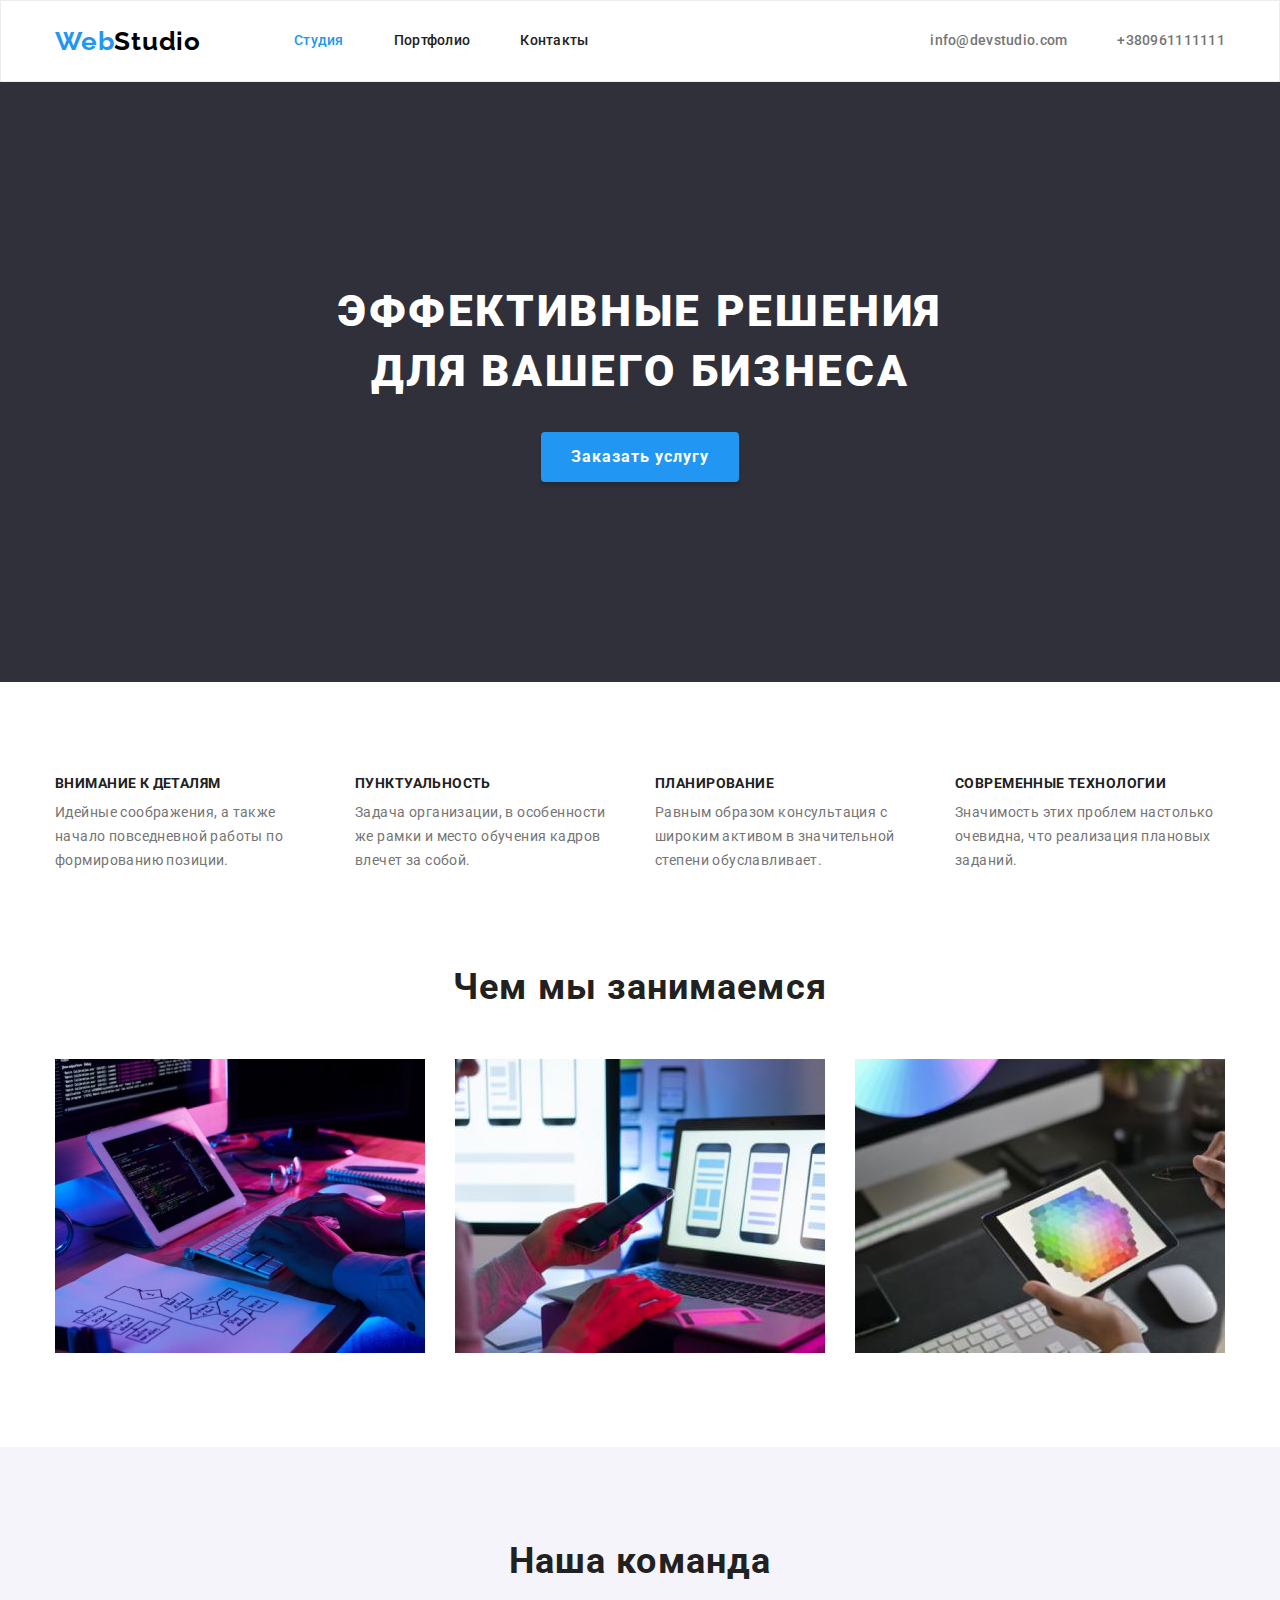
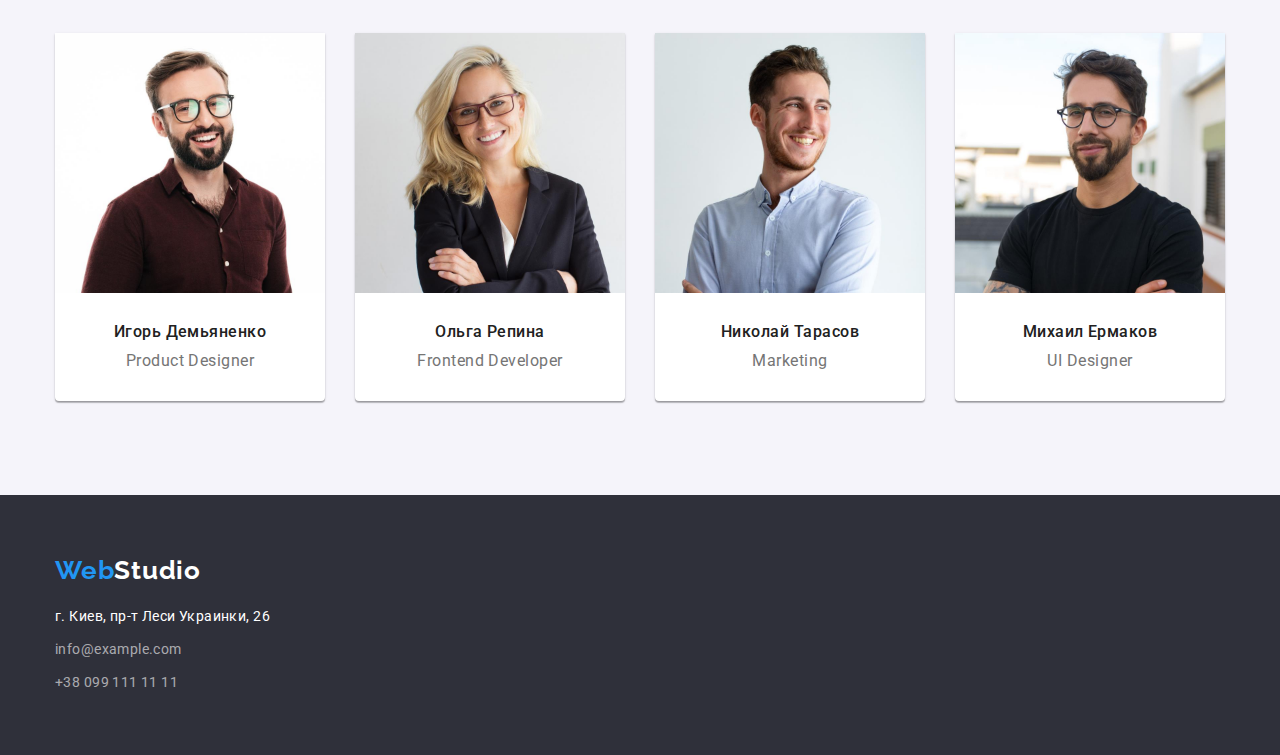
<file: index.html>
<!DOCTYPE html>
<html lang="ru">
  <head>
    <meta charset="UTF-8" />
    <meta http-equiv="X-UA-Compatible" content="IE=edge" />
    <meta name="viewport" content="width=device-width, initial-scale=1.0" />
    <title lang="en">WebStudio</title>
    <link rel="preconnect" href="https://fonts.googleapis.com" />
    <link rel="preconnect" href="https://fonts.gstatic.com" crossorigin />
    <link
      href="https://fonts.googleapis.com/css2?family=Raleway:wght@700&family=Roboto:wght@400;500;700;900&display=swap"
      rel="stylesheet"
    />
    <link
      rel="stylesheet"
      href="https://github.com/sindresorhus/modern-normalize/blob/main/modern-normalize.css"
    />
    <link rel="stylesheet" href="./css/styles.css" />
  </head>
  <body>
    <header class="header">
      <div class="container header-container">
        <a class="logo link" href="./" lang="en">
          <span class="logo-web">Web</span><span class="logo-primary">Studio</span>
        </a>
        <nav class="navigation">
          <ul class="nav-list list">
            <li class="nav-item">
              <a class="nav-link link current" href="./">Студия</a>
            </li>
            <li class="nav-item">
              <a class="nav-link link" href="./portfolio.html">Портфолио</a>
            </li>
            <li class="nav-item">
              <a class="nav-link link" href="">Контакты</a>
            </li>
          </ul>
        </nav>
        <ul class="contacts list">
          <li class="contact-item">
            <a class="contact link" href="mailto:info@devstudio.com">info@devstudio.com</a>
          </li>
          <li><a class="contact link" href="tel:+380961111111">+380961111111</a></li>
        </ul>
      </div>
    </header>

    <main>
      <section class="hero">
        <div class="container">
          <h1 class="primary-title">Эффективные решения для вашего бизнеса</h1>
          <button class="primary-btn" type="button">Заказать услугу</button>
        </div>
      </section>

      <section class="section features">
        <div class="container">
          <h2 class="visually-hidden">Особенности</h2>
          <ul class="features-list list">
            <li class="feature-item">
              <h3 class="features-title">Внимание к деталям</h3>
              <p class="features-text">
                Идейные соображения, а также начало повседневной работы по формированию позиции.
              </p>
            </li>
            <li class="feature-item">
              <h3 class="features-title">Пунктуальность</h3>
              <p class="features-text">
                Задача организации, в особенности же рамки и место обучения кадров влечет за собой.
              </p>
            </li>
            <li class="feature-item">
              <h3 class="features-title">Планирование</h3>
              <p class="features-text">
                Равным образом консультация с широким активом в значительной степени обуславливает.
              </p>
            </li>
            <li class="feature-item">
              <h3 class="features-title">Современные технологии</h3>
              <p class="features-text">
                Значимость этих проблем настолько очевидна, что реализация плановых заданий.
              </p>
            </li>
          </ul>
        </div>
      </section>

      <section class="section works">
        <div class="container">
          <h2 class="section-title">Чем мы занимаемся</h2>
          <ul class="works-list list">
            <li class="work-item">
              <img src="./images/box_1.jpg" alt="разметка" width="370" height="294" />
            </li>
            <li class="work-item">
              <img src="./images/box_2.jpg" alt="оформление" width="370" height="294" />
            </li>
            <li class="work-item">
              <img src="./images/box_3.jpg" alt="дизайн" width="370" height="294" />
            </li>
          </ul>
        </div>
      </section>

      <section class="section team">
        <div class="container">
          <h2 class="section-title">Наша команда</h2>
          <ul class="team-list list">
            <li class="team-item">
              <img src="./images/igor.jpg" alt="Игорь Демьяненко" width="270" height="260" />
              <div class="teammate-content">
                <h3 class="teammate-name">Игорь Демьяненко</h3>
                <p class="teammate-position" lang="en">Product Designer</p>
              </div>
            </li>

            <li class="team-item">
              <img src="./images/olga.jpg" alt="Ольга Репина" width="270" height="260" />
              <div class="teammate-content">
                <h3 class="teammate-name">Ольга Репина</h3>
                <p class="teammate-position" lang="en">Frontend Developer</p>
              </div>
            </li>

            <li class="team-item">
              <img src="./images/nykolay.jpg" alt="Николай Тарасов" width="270" height="260" />
              <div class="teammate-content">
                <h3 class="teammate-name">Николай Тарасов</h3>
                <p class="teammate-position" lang="en">Marketing</p>
              </div>
            </li>

            <li class="team-item">
              <img src="./images/myhayl.jpg" alt="Михаил Ермаков" width="270" height="260" />
              <div class="teammate-content">
                <h3 class="teammate-name">Михаил Ермаков</h3>
                <p class="teammate-position" lang="en">UI Designer</p>
              </div>
            </li>
          </ul>
        </div>
      </section>
    </main>
    <footer class="footer">
      <div class="container">
        <a class="logo link" href="./" lang="en">
          <span class="logo-web">Web</span><span class="logo-secondary">Studio</span>
        </a>
        <address class="address">
          <ul class="footer-contact-list list">
            <li class="footer-contact-item">
              <a
                class="map link"
                href="https://www.google.com.ua/maps/place/%D0%B1%D1%83%D0%BB.+%D0%9B%D0%B5%D1%81%D0%B8+%D0%A3%D0%BA%D1%80%D0%B0%D0%B8%D0%BD%D0%BA%D0%B8,+26,+%D0%9A%D0%B8%D0%B5%D0%B2,+02000/@50.4265841,30.5361971,17z/data=!4m13!1m7!3m6!1s0x40d4cf0e033ecbe9:0x57a4dffefec77da0!2z0LHRg9C7LiDQm9C10YHQuCDQo9C60YDQsNC40L3QutC4LCAyNiwg0JrQuNC10LIsIDAyMDAw!3b1!8m2!3d50.4265807!4d30.5383858!3m4!1s0x40d4cf0e033ecbe9:0x57a4dffefec77da0!8m2!3d50.4265807!4d30.5383858?hl=ru"
                >г. Киев, пр-т Леси Украинки, 26</a
              >
            </li>
            <li class="footer-contact-item">
              <a class="footer-contact link" href="mailto:info@example.com">info@example.com</a>
            </li>
            <li class="footer-contact-item">
              <a class="footer-contact link" href="tel:+380991111111">+38 099 111 11 11</a>
            </li>
          </ul>
        </address>
      </div>
    </footer>
  </body>
</html>
</file>
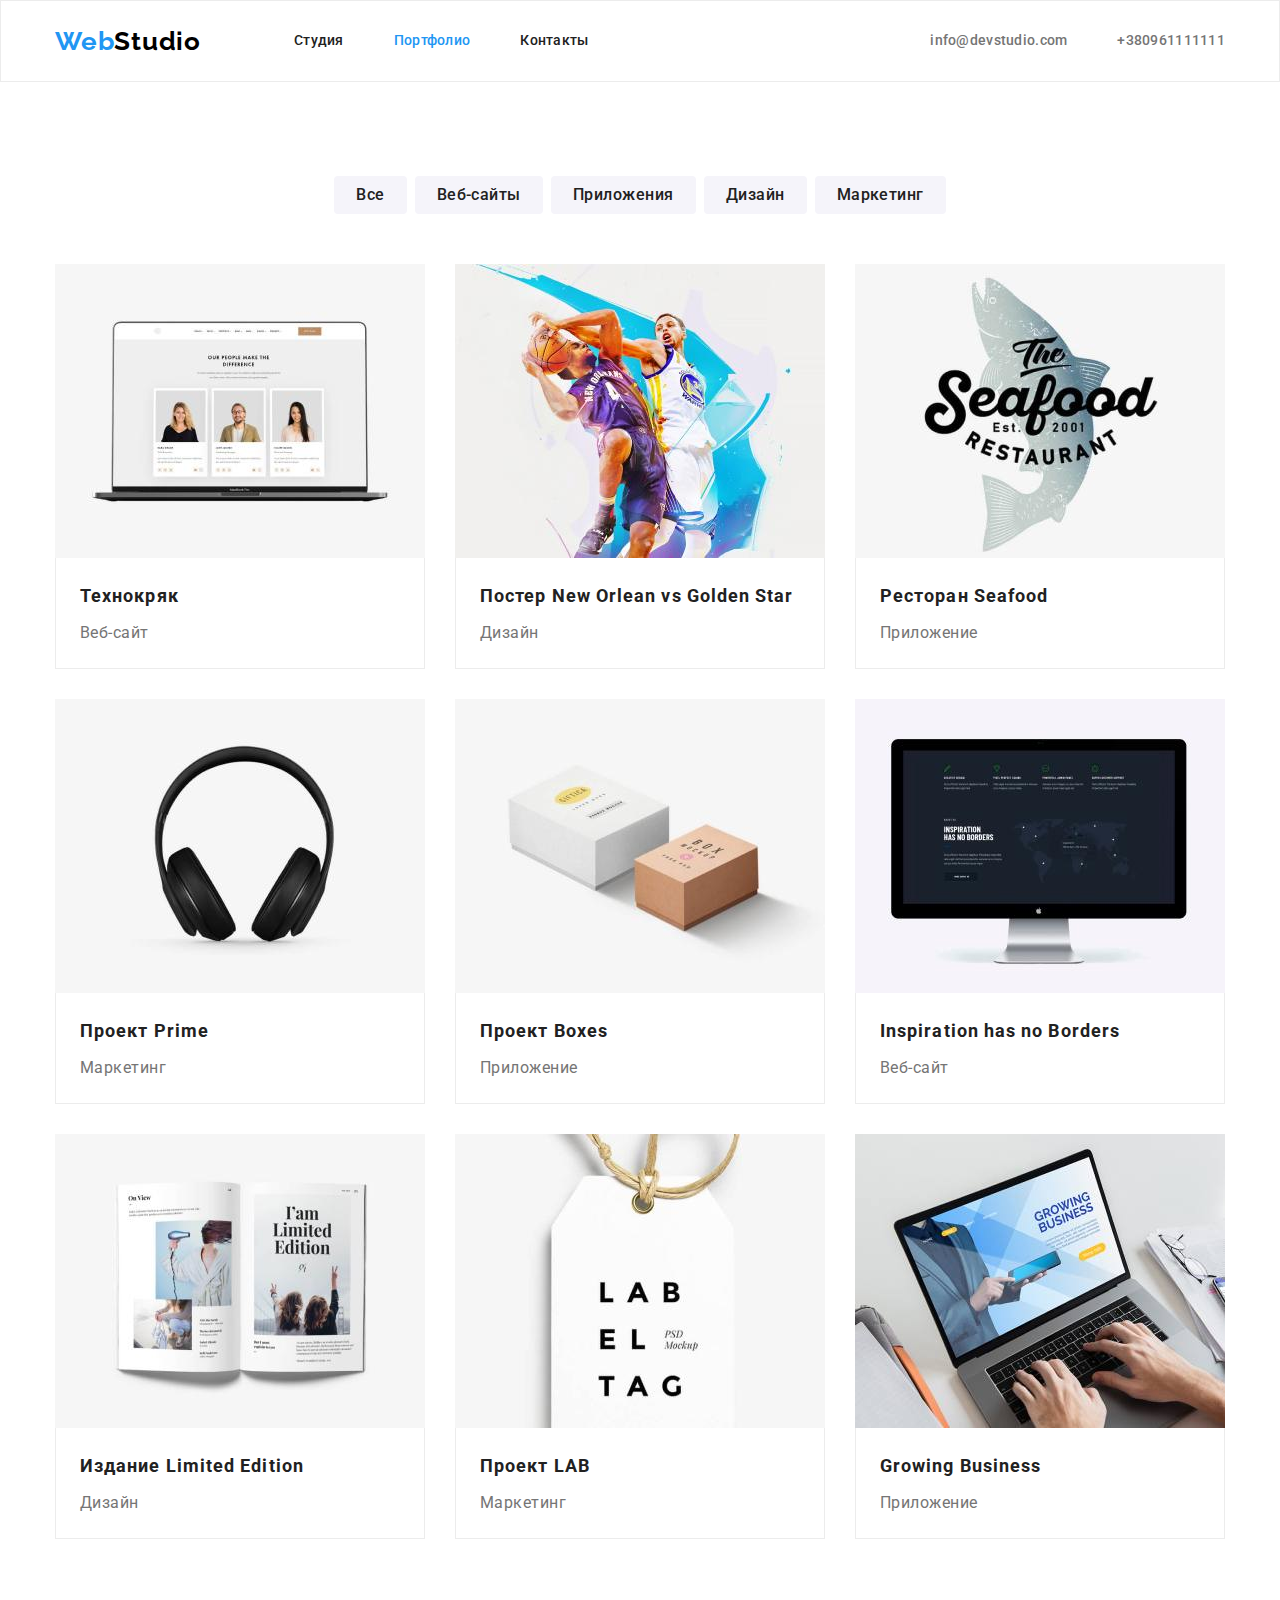
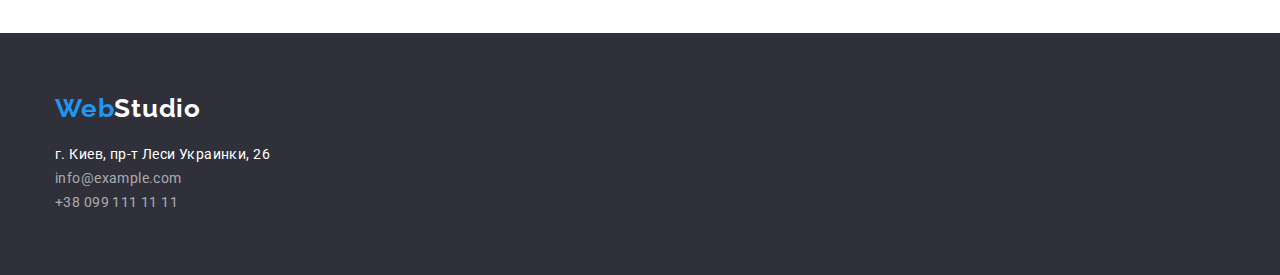
<file: portfolio.html>
<!DOCTYPE html>
<html lang="ru">
  <head>
    <meta charset="UTF-8" />
    <meta http-equiv="X-UA-Compatible" content="IE=edge" />
    <meta name="viewport" content="width=device-width, initial-scale=1.0" />
    <title>Портфолио</title>
    <link rel="preconnect" href="https://fonts.googleapis.com" />
    <link rel="preconnect" href="https://fonts.gstatic.com" crossorigin />
    <link
      href="https://fonts.googleapis.com/css2?family=Raleway:wght@700&family=Roboto:wght@400;500;700;900&display=swap"
      rel="stylesheet"
    />
    <link
      rel="stylesheet"
      href="https://github.com/sindresorhus/modern-normalize/blob/main/modern-normalize.css"
    />
    <link rel="stylesheet" href="./css/styles.css" />
  </head>
  <body>
    <header class="header">
      <div class="container header-container">
        <a class="logo link" href="./" lang="en">
          <span class="logo-web">Web</span><span class="logo-primary">Studio</span>
        </a>
        <nav class="navigation">
          <ul class="nav-list list">
            <li class="nav-item">
              <a class="nav-link link" href="./">Студия</a>
            </li>
            <li class="nav-item">
              <a class="nav-link link current" href="./portfolio.html">Портфолио</a>
            </li>
            <li class="nav-item">
              <a class="nav-link link" href="">Контакты</a>
            </li>
          </ul>
        </nav>
        <ul class="contacts list">
          <li class="contact-item">
            <a class="contact link" href="mailto:info@devstudio.com">info@devstudio.com</a>
          </li>
          <li><a class="contact link" href="tel:+380961111111">+380961111111</a></li>
        </ul>
      </div>
    </header>

    <main>
      <section class="section portfolio">
        <div class="container">
          <h1 class="visually-hidden">Наши работы</h1>
          <ul class="filter-list list">
            <li class="filter-item-btn">
              <button class="secondary-btn" type="button">Все</button>
            </li>
            <li class="filter-item-btn">
              <button class="secondary-btn" type="button">Веб-сайты</button>
            </li>
            <li class="filter-item-btn">
              <button class="secondary-btn" type="button">Приложения</button>
            </li>
            <li class="filter-item-btn">
              <button class="secondary-btn" type="button">Дизайн</button>
            </li>
            <li class="filter-item-btn">
              <button class="secondary-btn" type="button">Маркетинг</button>
            </li>
          </ul>
          <ul class="portfolio-list list">
            <li class="portfolio-item">
              <a class="portfolio-link link" href="">
                <img src="./images/tehnokrak.jpg" alt="Технокряк" width="370" height="294" />
                <div class="portfolio-tex">
                  <h2 class="portfolio-item-title">Технокряк</h2>
                  <p class="portfolio-item-text">Веб-сайт</p>
                </div>
              </a>
            </li>
            <li class="portfolio-item">
              <a class="portfolio-link link" href="">
                <img src="./images/poster.jpg" alt="Постер" width="370" height="294" />
                <div class="portfolio-tex">
                  <h2 class="portfolio-item-title">
                    Постер <span lang="en">New Orlean vs Golden Star</span>
                  </h2>
                  <p class="portfolio-item-text">Дизайн</p>
                </div>
              </a>
            </li>
            <li class="portfolio-item">
              <a class="portfolio-link link" href="">
                <img src="./images/seafood.jpg" alt="Ресторан" width="370" height="294" />
                <div class="portfolio-tex">
                  <h2 class="portfolio-item-title">Ресторан <span lang="en">Seafood</span></h2>
                  <p class="portfolio-item-text">Приложение</p>
                </div>
              </a>
            </li>
            <li class="portfolio-item">
              <a class="portfolio-link link" href="">
                <img src="./images/prime.jpg" alt="Наушники" width="370" height="294" />
                <div class="portfolio-tex">
                  <h2 class="portfolio-item-title">Проект <span lang="en">Prime</span></h2>
                  <p class="portfolio-item-text">Маркетинг</p>
                </div>
              </a>
            </li>
            <li class="portfolio-item">
              <a class="portfolio-link link" href="">
                <img src="./images/boxes.jpg" alt="Коробки" width="370" height="294" />
                <div class="portfolio-tex">
                  <h2 class="portfolio-item-title">Проект <span lang="en">Boxes</span></h2>
                  <p class="portfolio-item-text" lang="en">Приложение</p>
                </div>
              </a>
            </li>
            <li class="portfolio-item">
              <a class="portfolio-link link" href="">
                <img src="./images/Inspiration.jpg" alt="Монитор" width="370" height="294" />
                <div class="portfolio-tex">
                  <h2 class="portfolio-item-title" lang="en">Inspiration has no Borders</h2>
                  <p class="portfolio-item-text">Веб-сайт</p>
                </div>
              </a>
            </li>
            <li class="portfolio-item">
              <a class="portfolio-link link" href="">
                <img src="./images/limited.jpg" alt="Журнал" width="370" height="294" />
                <div class="portfolio-tex">
                  <h2 class="portfolio-item-title">
                    Издание <span lang="en">Limited Edition</span>
                  </h2>
                  <p class="portfolio-item-text">Дизайн</p>
                </div>
              </a>
            </li>
            <li class="portfolio-item">
              <a class="portfolio-link link" href="">
                <img src="./images/lab.jpg" alt="Бирка" width="370" height="294" />
                <div class="portfolio-tex">
                  <h2 class="portfolio-item-title">Проект <span lang="en">LAB</span></h2>
                  <p class="portfolio-item-text">Маркетинг</p>
                </div>
              </a>
            </li>
            <li class="portfolio-item">
              <a class="portfolio-link link" href="">
                <img src="./images/business.jpg" alt="Ноутбук" width="370" height="294" />
                <div class="portfolio-tex">
                  <h2 class="portfolio-item-title" lang="en">Growing Business</h2>
                  <p class="portfolio-item-text">Приложение</p>
                </div>
              </a>
            </li>
          </ul>
        </div>
      </section>
    </main>

    <footer class="footer">
      <div class="container">
        <a class="logo link" href="./" lang="en">
          <span class="logo-web">Web</span><span class="logo-secondary">Studio</span>
        </a>
        <address class="address">
          <ul class="footer-contact-list list">
            <li>
              <a
                class="map link"
                href="https://www.google.com.ua/maps/place/%D0%B1%D1%83%D0%BB.+%D0%9B%D0%B5%D1%81%D0%B8+%D0%A3%D0%BA%D1%80%D0%B0%D0%B8%D0%BD%D0%BA%D0%B8,+26,+%D0%9A%D0%B8%D0%B5%D0%B2,+02000/@50.4265841,30.5361971,17z/data=!4m13!1m7!3m6!1s0x40d4cf0e033ecbe9:0x57a4dffefec77da0!2z0LHRg9C7LiDQm9C10YHQuCDQo9C60YDQsNC40L3QutC4LCAyNiwg0JrQuNC10LIsIDAyMDAw!3b1!8m2!3d50.4265807!4d30.5383858!3m4!1s0x40d4cf0e033ecbe9:0x57a4dffefec77da0!8m2!3d50.4265807!4d30.5383858?hl=ru"
                >г. Киев, пр-т Леси Украинки, 26</a
              >
            </li>
            <li>
              <a class="footer-contact link" href="mailto:info@example.com">info@example.com</a>
            </li>
            <li><a class="footer-contact link" href="tel:+380991111111">+38 099 111 11 11</a></li>
          </ul>
        </address>
      </div>
    </footer>
  </body>
</html>
</file>
<file: css/styles.css>
:root {
  --main-title-color: #212121;
  --second-title-color: #2196f3;
  --first-text-color: #757575;
  --second-text-color: #ffffff;
  --background-main: #ffffff;
  --background-hero: #2f303a;
  --background-section-three: #f5f4fa;
  --text-logo-primary: #000000;
  --main-border: #ececec;
}
p,
h1,
h2,
h3,
h4,
h5,
h6 {
  margin: 0px;
}
ul {
  margin: 0px;
  padding: 0px;
}
button {
  cursor: pointer;
}
img {
  display: block;
  max-width: 100%;
  height: auto;
}

.container {
  width: 1170px;
  padding: 0 15px;
  margin: 0 auto;
}

body {
  margin: 0 auto;

  font-family: Roboto, sans-serif;
  color: var(--first-text-color);
  background-color: var(--background-main);
}

.list {
  list-style: none;
}
.link {
  text-decoration: none;
}
.visually-hidden {
  position: absolute;
  white-space: nowrap;
  width: 1px;
  height: 1px;
  overflow: hidden;
  border: 0;
  padding: 0;
  clip: rect(0 0 0 0);
  clip-path: inset(50%);
  margin: -1px;
}

.section {
  padding: 94px 0;
}

/* -------------------HEADER---------------------- */

.header {
  border: 1px solid var(--main-border);
}
.header-container {
  display: flex;
  align-items: center;
}

.logo {
  font-family: Raleway;
  font-weight: 700;
  font-size: 26px;
  line-height: 1.19;
  letter-spacing: 0.03em;
}

.logo:hover,
.logo:focus {
  color: var(--second-title-color);
}
.logo-web {
  color: var(--second-title-color);
}
.logo-primary {
  color: var(--text-logo-primary);
}

.navigation {
  margin-left: 93px;
}
.nav-list {
  display: flex;
  align-items: center;
}

.nav-item:not(:last-child) {
  margin-right: 50px;
}

.nav-link {
  display: block;
  padding: 32px 0;

  font-weight: 500;
  font-size: 14px;
  line-height: 1.14;
  letter-spacing: 0.02em;
  color: var(--main-title-color);
}

.nav-link:hover,
.nav-link:focus {
  color: var(--second-title-color);
}
.nav-link.current {
  color: var(--second-title-color);
}

.contacts {
  display: flex;
  align-items: center;
  margin-left: auto;
}
.contact-item:not(:last-child) {
  margin-right: 50px;
}
.contact {
  display: block;

  font-weight: 500;
  font-size: 14px;
  line-height: 1.14;
  letter-spacing: 0.02em;
  color: var(--first-text-color);
}

.contact:hover,
.contact:focus {
  color: var(--second-title-color);
}
/* -----------------------HERO------------------- */
.hero {
  padding: 200px 0;
  background-color: var(--background-hero);
  text-align: center;
}
.primary-title {
  margin: 0 auto 30px;
  max-width: 696px;

  font-weight: 900;
  font-size: 44px;
  line-height: 1.36;
  letter-spacing: 0.06em;
  text-transform: uppercase;
  color: var(--second-text-color);
}
.primary-btn {
  min-width: 136px;
  padding: 10px 30px;
  border: 0;
  border-radius: 4px;
  box-shadow: 0px 4px 4px rgba(0, 0, 0, 0.15);

  font-family: inherit;
  font-weight: 700;
  font-size: 16px;
  line-height: 1.87;
  letter-spacing: 0.06em;
  color: var(--second-text-color);
  background-color: var(--second-title-color);
}

/* ------------------FEATURES--------------------- */
.features {
  padding-bottom: 47px;
}
.features-list {
  display: flex;
  align-items: center;
}

.feature-item {
  flex-basis: calc(100% / 4);
}

.feature-item:not(:last-child) {
  margin-right: 30px;
}
.features-title {
  margin-bottom: 10px;

  font-weight: 700;
  font-size: 14px;
  line-height: 1.14;
  letter-spacing: 0.03em;
  text-transform: uppercase;
  color: var(--main-title-color);
}
.features-text {
  max-width: 270px;

  font-size: 14px;
  line-height: 1.71;
  letter-spacing: 0.03em;
}

/* --------------------WORKS----AND----TEAM---------- */
.works {
  padding-top: 47px;
}

.team {
  background-color: var(--background-section-three);
}

.section-title {
  margin-bottom: 50px;

  font-weight: 700;
  font-size: 36px;
  line-height: 1.16;
  text-align: center;
  letter-spacing: 0.03em;
  color: var(--main-title-color);
}

.works-list,
.team-list {
  display: flex;
  align-items: center;
}
.work-item {
  flex-basis: calc(100% / 3);
}
.work-item:not(:last-child) {
  margin-right: 30px;
}
.team-item {
  flex-basis: calc(100% / 4);

  background: var(--background-main);

  box-shadow: 0px 1px 3px rgba(0, 0, 0, 0.12), 0px 1px 1px rgba(0, 0, 0, 0.14),
    0px 2px 1px rgba(0, 0, 0, 0.2);
  border-radius: 0px 0px 4px 4px;
}

.team-item:not(:last-child) {
  margin-right: 30px;
}

.teammate-content {
  padding: 30px 0;
}

.teammate-name {
  margin-bottom: 10px;

  font-weight: 500;
  font-size: 16px;
  line-height: 1.18;
  text-align: center;
  letter-spacing: 0.03em;

  color: var(--main-title-color);
}

.teammate-position {
  font-size: 16px;
  line-height: 1.18;
  text-align: center;
  letter-spacing: 0.03em;
}

/* ----------------------FOOTER---------------- */

.footer {
  background-color: var(--background-hero);
  padding: 60px 0;
}

.logo-secondary {
  color: var(--second-text-color);
}
.address {
  font-style: normal;
  margin-top: 20px;
}
.map {
  font-size: 14px;
  line-height: 1.71;
  letter-spacing: 0.03em;
  color: var(--second-text-color);
}

.footer-contact-item:not(:first-child) {
  margin-top: 9px;
}
.footer-contact {
  display: inline-block;

  font-family: Roboto;
  font-weight: normal;
  font-size: 14px;
  line-height: 1.71;
  letter-spacing: 0.03em;
  color: rgba(255, 255, 255, 0.6);
}
.footer-contact:hover,
.footer-contact:focus {
  color: var(--second-title-color);
}

/* ---------------------PORTFOLIO----------------------- */

.filter-list {
  display: flex;
  margin-bottom: 50px;
  justify-content: center;
}

.secondary-btn {
  padding: 6px 22px;
  border-radius: 4px;
  border: 0;

  font-family: inherit;
  font-weight: 500;
  font-size: 16px;
  line-height: 1.62;
  letter-spacing: 0.03em;

  cursor: pointer;

  color: var(--main-title-color);
  background-color: var(--background-section-three);
}
.secondary-btn:hover,
.secondary-btn:focus,
.secondary-btn:active {
  color: var(--second-text-color);
  background-color: var(--second-title-color);
  box-shadow: 0px 3px 1px rgba(0, 0, 0, 0.1), 0px 1px 2px rgba(0, 0, 0, 0.08),
    0px 2px 2px rgba(0, 0, 0, 0.12);
}

.filter-item-btn:not(:last-child) {
  margin-right: 8px;
}

.portfolio-list {
  display: flex;
  flex-wrap: wrap;
}

.portfolio-item {
  flex-basis: calc((100% - 2 * 30px) / 3);
  margin: 0 30px 30px 0;
}
.portfolio-item:nth-child(3n) {
  margin-right: 0;
}

.portfolio-item:nth-last-child(-n + 3) {
  margin-bottom: 0;
}

.portfolio-tex {
  padding: 20px 24px;
  border-right: 1px solid var(--main-border);
  border-bottom: 1px solid var(--main-border);
  border-left: 1px solid var(--main-border);
  background-color: var(--background-main);
}

.portfolio-item-title {
  margin-bottom: 4px;

  font-weight: 700;
  font-size: 18px;
  line-height: 2;
  letter-spacing: 0.06em;
  color: var(--main-title-color);
}
.portfolio-item-text {
  font-size: 16px;
  line-height: 1.87;
  letter-spacing: 0.03em;
  color: var(--first-text-color);
}
</file>
